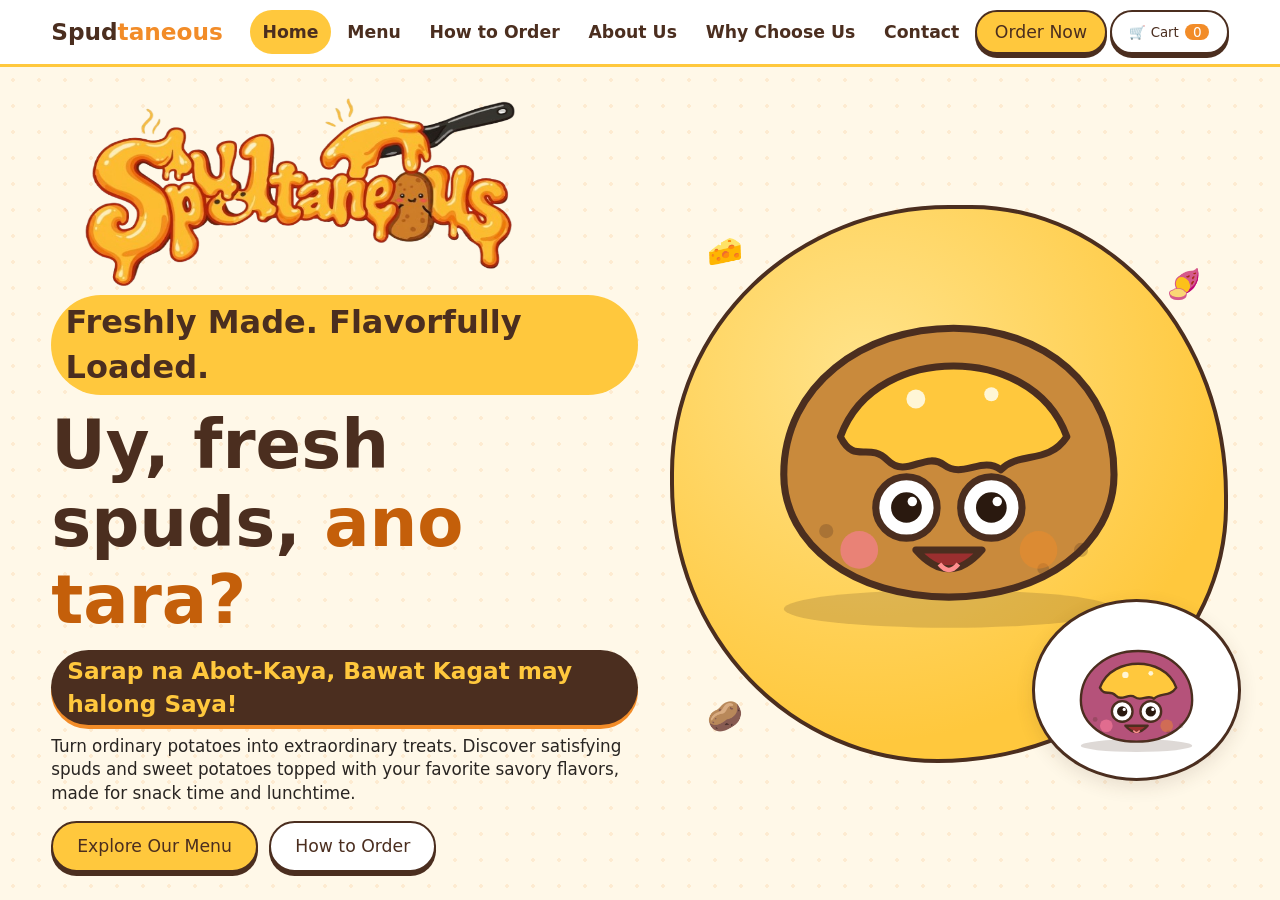
<file: index.html>
<!DOCTYPE html>
<html lang="en">
<head>
<meta charset="UTF-8">

<meta name="viewport" content="width=device-width, initial-scale=1">
<title>Spudtaneous</title>
<meta name="description" content="Spudtaneous serves freshly prepared baked potatoes and kamote with savory toppings in Lipa City, Batangas.">
<meta property="og:title" content="Spudtaneous">
<meta property="og:type" content="website">
<link rel="stylesheet" href="shared.css">
<link rel="stylesheet" href="index.css">
</head>
<body data-page="home">
<!-- Header, footer and cart are added by shared.js -->
<main>
<section class="hero" id="home">
 <div class="wrap">
  <div>
  <img src="logo.png" alt="" width="500" height="200">
   <span class="eyebrow">Freshly Made. Flavorfully Loaded. </span>
   <h1>Uy, fresh spuds, <span class="hl">ano tara?</span></h1>
   <p class="tagline"> Sarap na Abot-Kaya, Bawat Kagat may halong Saya!</p>
   <p class="lead">Turn ordinary potatoes into extraordinary treats. Discover satisfying spuds and sweet potatoes topped with your favorite savory flavors, made for snack time and lunchtime.</p>
   <div class="ctas"><a class="btn" href="menu.html">Explore Our Menu</a><a class="btn alt" href="order.html">How to Order</a></div>
  </div>
  <div class="heroart" role="img" aria-label="Illustration of a baked potato topped with melted cheese">
   <span class="pop" style="top:4%;left:6%">🧀</span><span class="pop" style="top:10%;right:4%;animation-delay:.8s">🍠</span><span class="pop" style="bottom:4%;left:6%;animation-delay:1.4s">🥔</span>
   <div id="heroSvg"></div><div id="heroKamote" class="mini" aria-hidden="true"></div>
  </div>
 </div>
</section>
</main>
<script src="shared.js"></script>
<script src="index.js"></script>
</body>
</html>
</file>
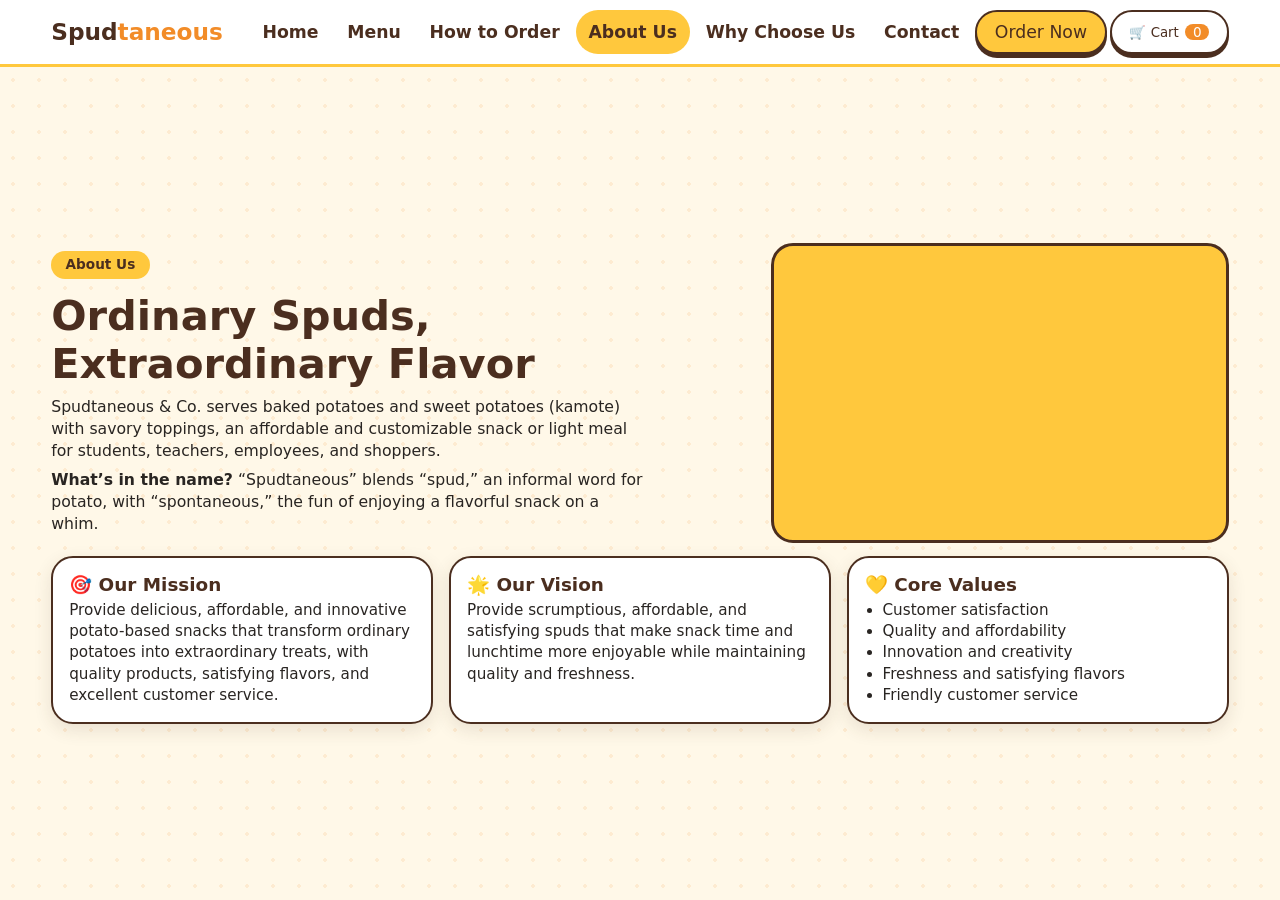
<file: about.html>
<!DOCTYPE html>
<html lang="en">
<head>
<meta charset="UTF-8">
<meta name="viewport" content="width=device-width, initial-scale=1">
<title>About Us | Spudtaneous</title>
<meta name="description" content="The story, mission, vision and values behind Spudtaneous &amp; Co.">
<meta property="og:title" content="About Us | Spudtaneous">
<meta property="og:type" content="website">
<link rel="stylesheet" href="shared.css">
<link rel="stylesheet" href="about.css">
</head>
<body data-page="about">
<!-- Header, footer and cart are added by shared.js -->
<main>
<section id="about">
 <div class="wrap">
  <div class="two">
   <div>
    <span class="eyebrow">About Us</span><h2>Ordinary Spuds, Extraordinary Flavor</h2>
    <p class="lead">Spudtaneous &amp; Co. serves baked potatoes and sweet potatoes (kamote) with savory toppings, an affordable and customizable snack or light meal for students, teachers, employees, and shoppers.</p>
    <p class="lead"><strong>What’s in the name?</strong> “Spudtaneous” blends “spud,” an informal word for potato, with “spontaneous,” the fun of enjoying a flavorful snack on a whim.</p>
   </div>
   <div class="about-art" role="img" aria-label="Illustration of a baked potato and a kamote"><div id="aboutSvg"></div></div>
  </div>
  <div class="pager" id="mvv">
   <div class="box"><h3>🎯 Our Mission</h3><p>Provide delicious, affordable, and innovative potato-based snacks that transform ordinary potatoes into extraordinary treats, with quality products, satisfying flavors, and excellent customer service.</p></div>
   <div class="box"><h3>🌟 Our Vision</h3><p>Provide scrumptious, affordable, and satisfying spuds that make snack time and lunchtime more enjoyable while maintaining quality and freshness.</p></div>
   <div class="box"><h3>💛 Core Values</h3><ul><li>Customer satisfaction</li><li>Quality and affordability</li><li>Innovation and creativity</li><li>Freshness and satisfying flavors</li><li>Friendly customer service</li></ul></div>
  </div>
 </div>
</section>
</main>
<script src="shared.js"></script>
<script src="about.js"></script>
</body>
</html>
</file>
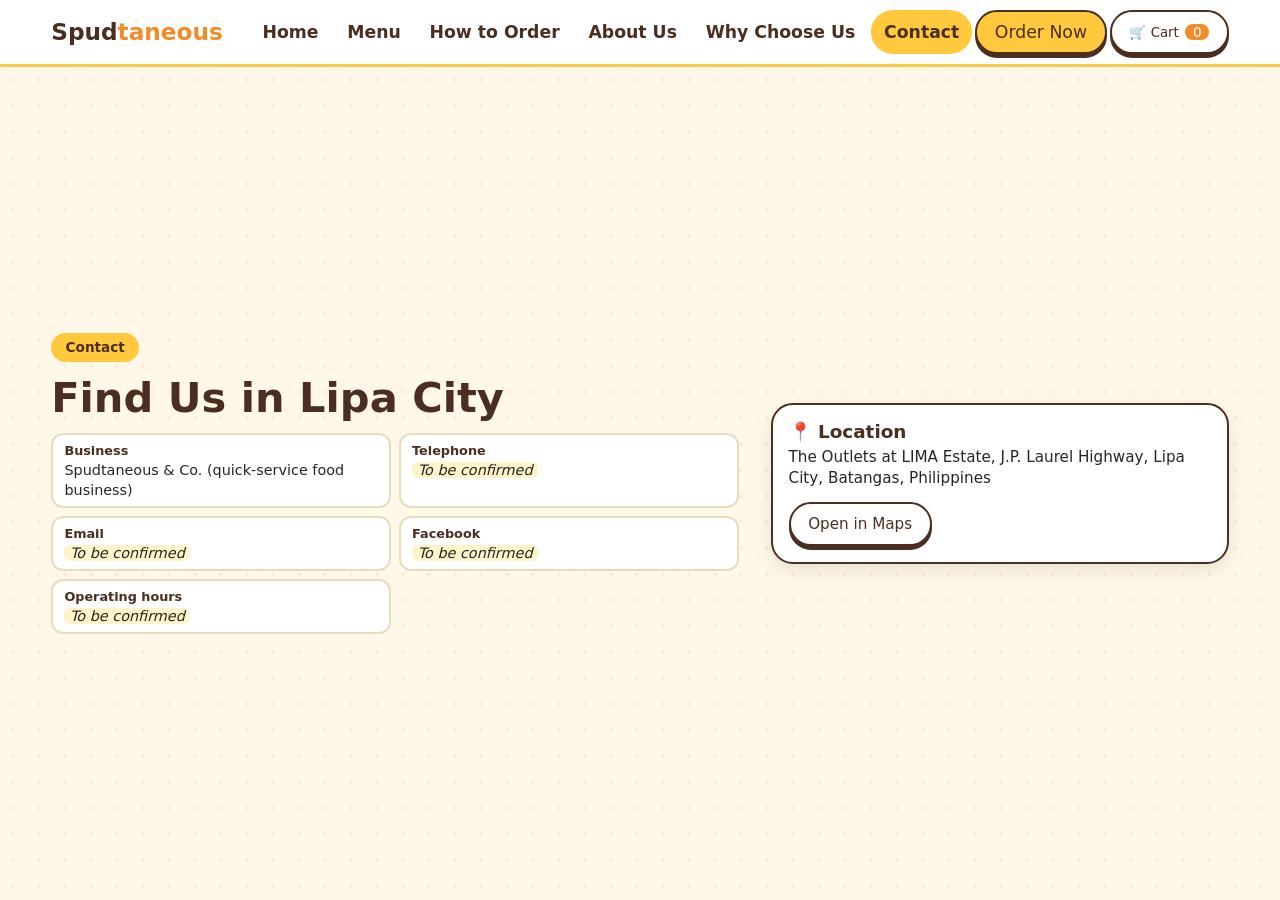
<file: contact.html>
<!DOCTYPE html>
<html lang="en">
<head>
<meta charset="UTF-8">
<meta name="viewport" content="width=device-width, initial-scale=1">
<title>Contact | Spudtaneous</title>
<meta name="description" content="Find Spudtaneous &amp; Co. at The Outlets at LIMA Estate, Lipa City, Batangas.">
<meta property="og:title" content="Contact | Spudtaneous">
<meta property="og:type" content="website">
<link rel="stylesheet" href="shared.css">
<link rel="stylesheet" href="contact.css">
</head>
<body data-page="contact">
<!-- Header, footer and cart are added by shared.js -->
<main>
<section id="contact">
 <div class="wrap two">
  <div>
   <span class="eyebrow">Contact</span><h2>Find Us in Lipa City</h2>
   <dl class="contact" id="contactList"></dl>
  </div>
  <div class="box"><h3>📍 Location</h3><p>The Outlets at LIMA Estate, J.P. Laurel Highway, Lipa City, Batangas, Philippines</p><p style="margin-top:.8rem"><a class="btn alt sm" id="mapLink" target="_blank" rel="noopener" href="#">Open in Maps</a></p></div>
 </div>
</section>
</main>
<script src="shared.js"></script>
<script src="contact.js"></script>
</body>
</html>
</file>
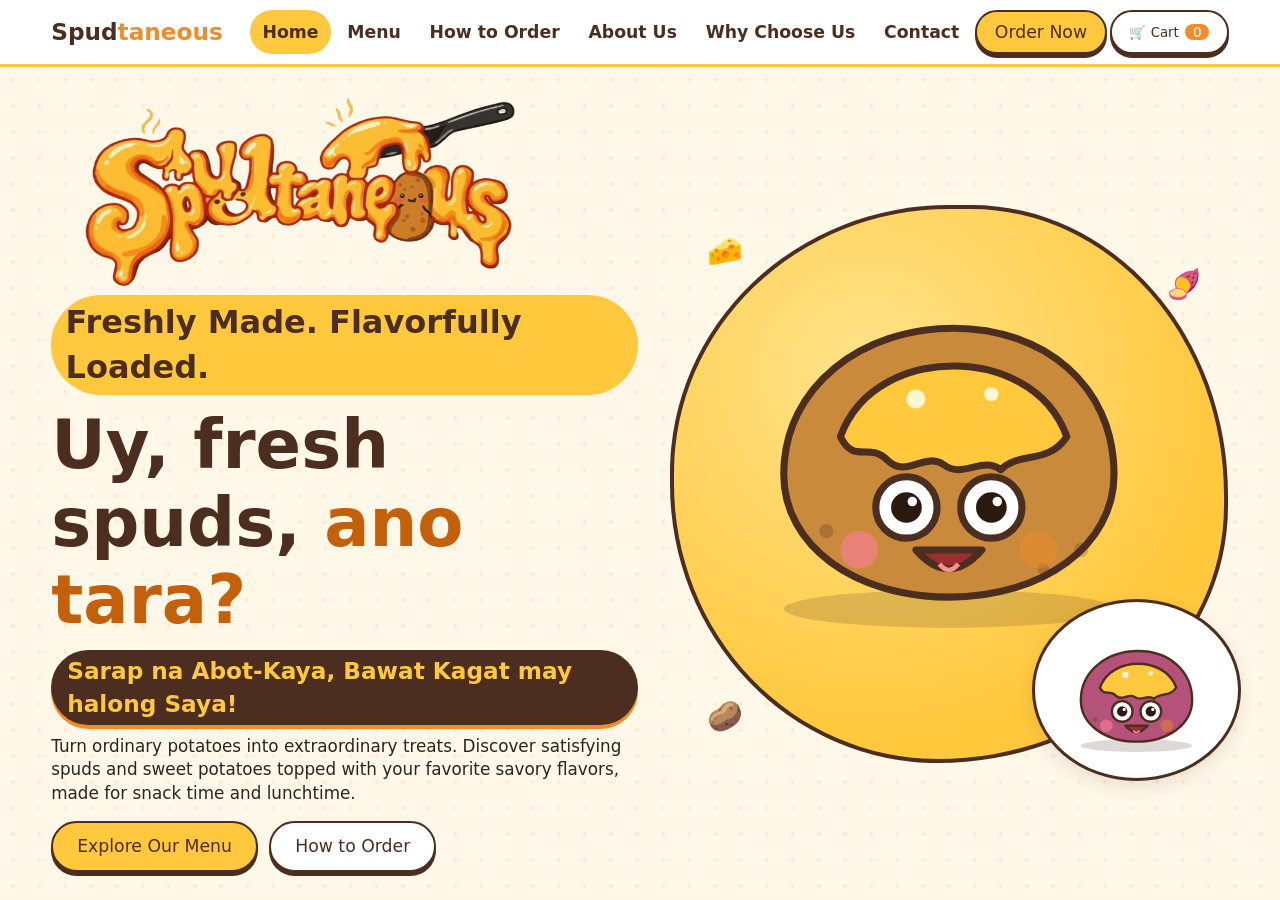
<file: home.html>
<!DOCTYPE html>
<html lang="en">
<head>
  <meta charset="UTF-8">
  <meta name="viewport" content="width=device-width, initial-scale=1">
  <meta http-equiv="refresh" content="0; url=index.html">
  <title>Home | Spudtaneous</title>
  <link rel="canonical" href="index.html">
</head>
<body>
  <p>Taking you to the <a href="index.html">Spudtaneous home page</a>…</p>
</body>
</html>
</file>
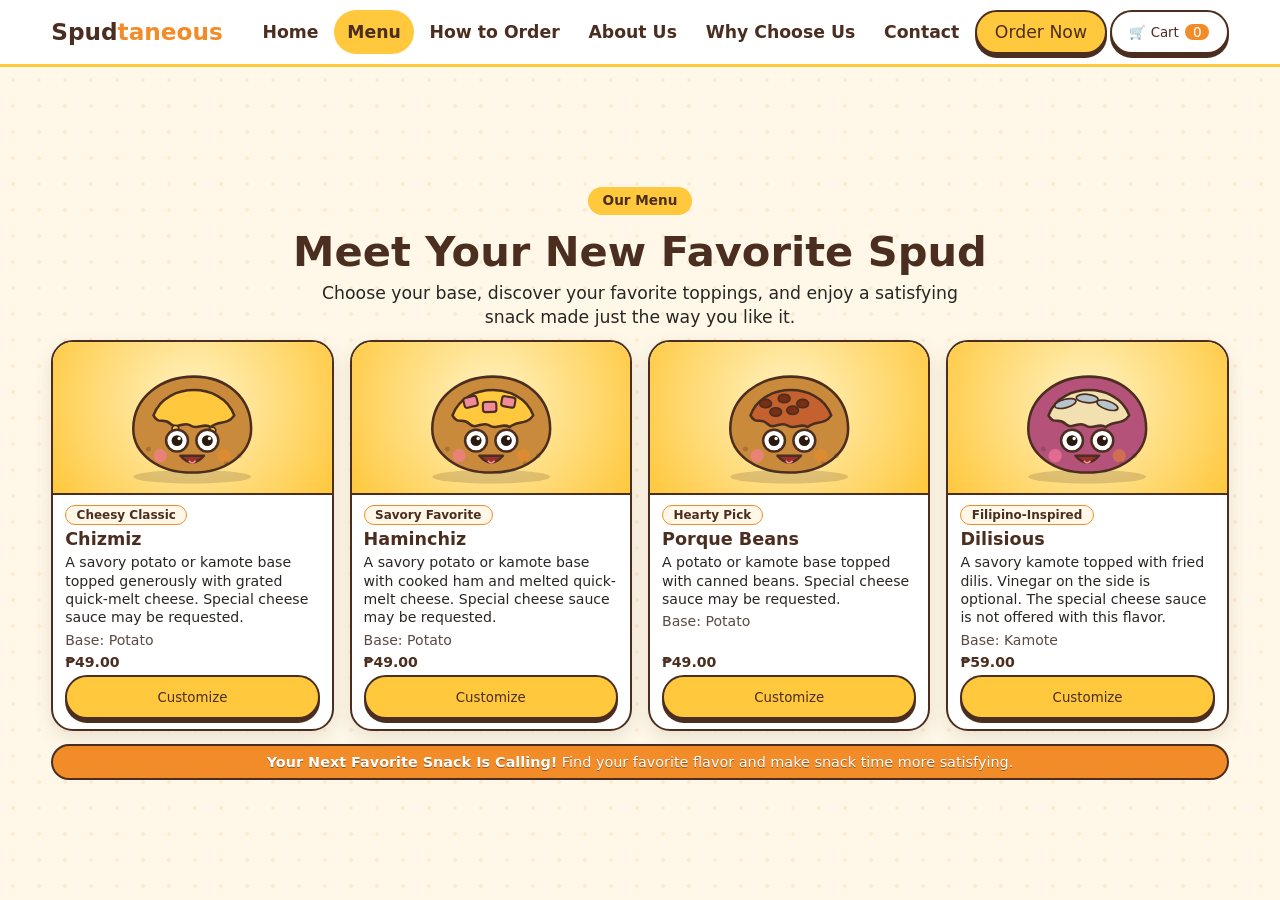
<file: menu.html>
<!DOCTYPE html>
<html lang="en">
<head>
<meta charset="UTF-8">
<meta name="viewport" content="width=device-width, initial-scale=1">
<title>Menu | Spudtaneous</title>
<meta name="description" content="Choose your base and flavor: Overload Cheese, Ham and Cheese, Beans, or Dilis.">
<meta property="og:title" content="Menu | Spudtaneous">
<meta property="og:type" content="website">
<link rel="stylesheet" href="shared.css">
<link rel="stylesheet" href="menu.css">
</head>
<body data-page="menu">
<!-- Header, footer and cart are added by shared.js -->
<main>
<section id="menu">
 <div class="wrap">
  <div class="center"><span class="eyebrow">Our Menu</span><h2>Meet Your New Favorite Spud</h2>
  <p class="lead">Choose your base, discover your favorite toppings, and enjoy a satisfying snack made just the way you like it.</p></div>
  <div class="pager" id="products"></div>
 </div>
<aside class="promo-strip"><strong>Your Next Favorite Snack Is Calling!</strong> Find your favorite flavor and make snack time more satisfying.</aside>
</section>
</main>
<script src="shared.js"></script>
<script src="menu.js"></script>
</body>
</html>
</file>
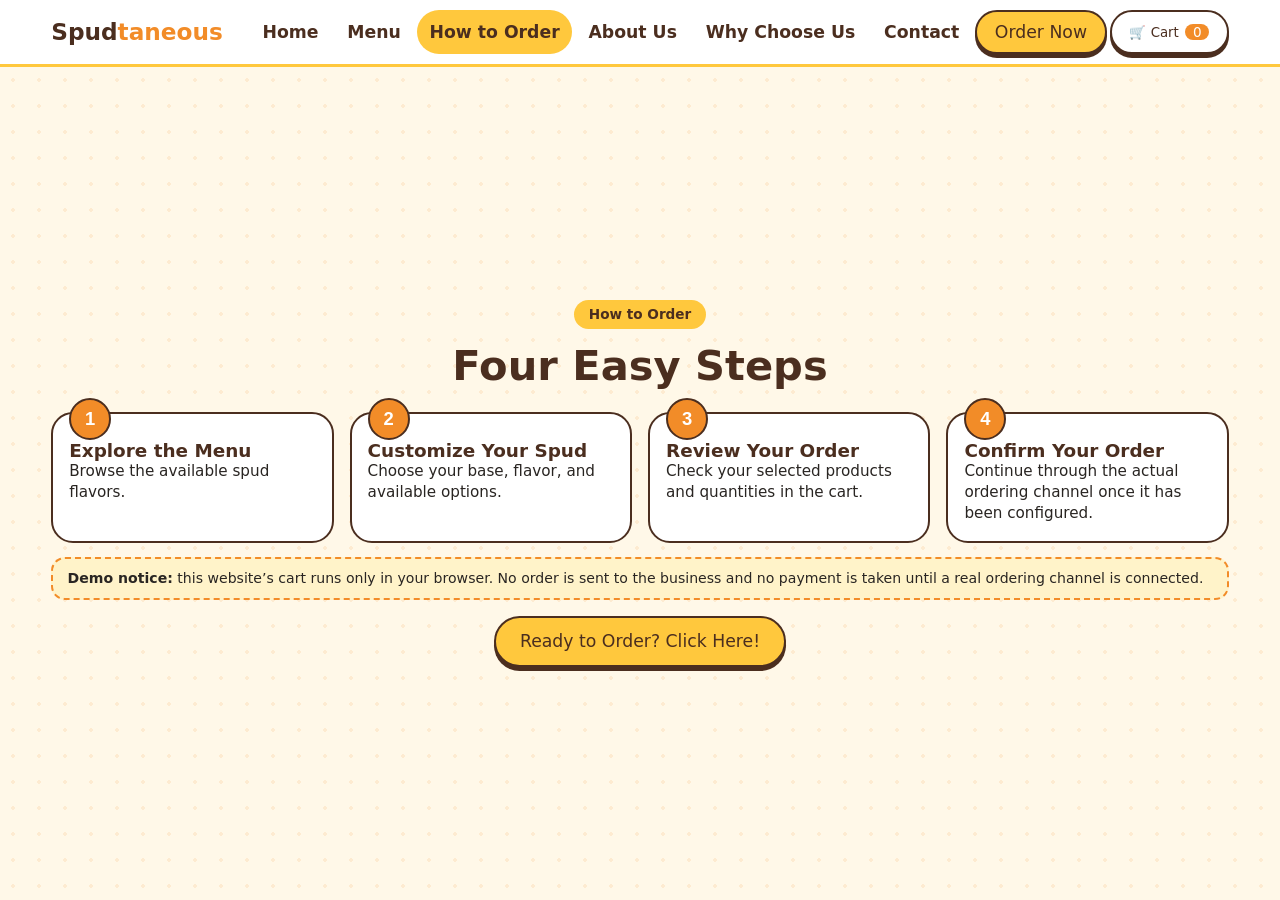
<file: order.html>
<!DOCTYPE html>
<html lang="en">
<head>
<meta charset="UTF-8">
<meta name="viewport" content="width=device-width, initial-scale=1">
<title>How to Order | Spudtaneous</title>
<meta name="description" content="Four simple steps to order your spud.">
<meta property="og:title" content="How to Order | Spudtaneous">
<meta property="og:type" content="website">
<link rel="stylesheet" href="shared.css">
<link rel="stylesheet" href="order.css">
</head>
<body data-page="order">
<!-- Header, footer and cart are added by shared.js -->
<main>
<section id="order">
 <div class="wrap">
  <div class="center"><span class="eyebrow">How to Order</span><h2>Four Easy Steps</h2></div>
  <ol class="steps pager" id="steps">
   <li><h3>Explore the Menu</h3><p>Browse the available spud flavors.</p></li>
   <li><h3>Customize Your Spud</h3><p>Choose your base, flavor, and available options.</p></li>
   <li><h3>Review Your Order</h3><p>Check your selected products and quantities in the cart.</p></li>
   <li><h3>Confirm Your Order</h3><p>Continue through the actual ordering channel once it has been configured.</p></li>
  </ol>
  <p class="note"><strong>Demo notice:</strong> this website’s cart runs only in your browser. No order is sent to the business and no payment is taken until a real ordering channel is connected.</p>
 </div>
 <p style="text-align:center;margin-top:1rem"><a class="btn" href="menu.html">Ready to Order? Click Here!</a></p>
</section>
</main>
<script src="shared.js"></script>
<script src="order.js"></script>
</body>
</html>
</file>
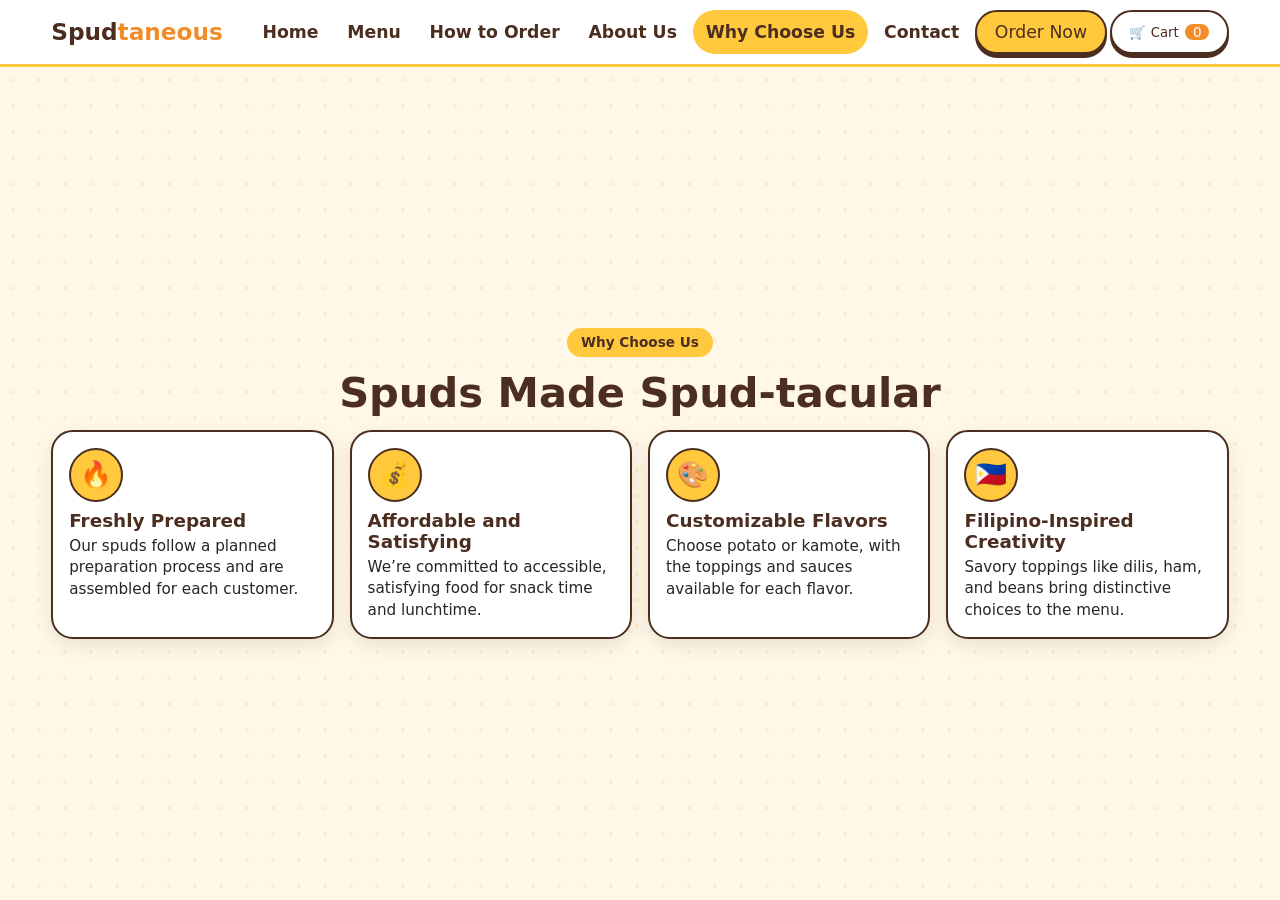
<file: why.html>
<!DOCTYPE html>
<html lang="en">
<head>
<meta charset="UTF-8">
<meta name="viewport" content="width=device-width, initial-scale=1">
<title>Why Choose Us | Spudtaneous</title>
<meta name="description" content="Freshly prepared, affordable, customizable and Filipino-inspired spuds.">
<meta property="og:title" content="Why Choose Us | Spudtaneous">
<meta property="og:type" content="website">
<link rel="stylesheet" href="shared.css">
<link rel="stylesheet" href="why.css">
</head>
<body data-page="why">
<!-- Header, footer and cart are added by shared.js -->
<main>
<section id="why">
 <div class="wrap">
  <div class="center"><span class="eyebrow">Why Choose Us</span><h2>Spuds Made Spud-tacular</h2></div>
  <div class="pager" id="feat">
   <div class="box"><div class="ico" aria-hidden="true">🔥</div><h3>Freshly Prepared</h3><p>Our spuds follow a planned preparation process and are assembled for each customer.</p></div>
   <div class="box"><div class="ico" aria-hidden="true">💰</div><h3>Affordable and Satisfying</h3><p>We’re committed to accessible, satisfying food for snack time and lunchtime.</p></div>
   <div class="box"><div class="ico" aria-hidden="true">🎨</div><h3>Customizable Flavors</h3><p>Choose potato or kamote, with the toppings and sauces available for each flavor.</p></div>
   <div class="box"><div class="ico" aria-hidden="true">🇵🇭</div><h3>Filipino-Inspired Creativity</h3><p>Savory toppings like dilis, ham, and beans bring distinctive choices to the menu.</p></div>
  </div>
 </div>
</section>
</main>
<script src="shared.js"></script>
<script src="why.js"></script>
</body>
</html>
</file>
<file: shared.css>
/* Shared styles: used by every tab */
/* ===== Brand tokens ===== */
:root{--gold:#FFC83D;--orange:#F28C28;--brown:#4B2E1F;--cream:#FFF8E8;--white:#fff;--text:#292522;--r:22px;--shadow:0 6px 18px rgba(75,46,31,.12)}
*{box-sizing:border-box;margin:0;padding:0}
html{scroll-behavior:smooth;scroll-padding-top:76px}
body{font-family:"Segoe UI",system-ui,-apple-system,Roboto,Arial,sans-serif;background:var(--cream);color:var(--text);line-height:1.6;overflow-x:hidden;font-size:1.05rem}
h1,h2,h3,.logo{font-family:"Baloo 2","Trebuchet MS","Arial Rounded MT Bold",system-ui,sans-serif;color:var(--brown);line-height:1.15}
h1{font-size:clamp(2.4rem,7vw,4.4rem)}h2{font-size:clamp(1.8rem,4.5vw,2.8rem)}h3{font-size:1.3rem}
img,svg{max-width:100%;display:block}
a{color:inherit}
:focus-visible{outline:3px solid var(--orange);outline-offset:3px}
.wrap{width:min(1180px,92%);margin-inline:auto}
section{padding:clamp(3rem,8vw,5.5rem) 0}
.eyebrow{display:inline-block;background:var(--gold);color:var(--brown);font-weight:700;font-size:.85rem;padding:.3rem .9rem;border-radius:99px;margin-bottom:.8rem}
.lead{max-width:60ch;margin-top:.8rem}
.center{text-align:center}.center .lead{margin-inline:auto}
.btn{display:inline-flex;align-items:center;justify-content:center;gap:.4rem;min-height:48px;padding:.7rem 1.5rem;border-radius:99px;border:2px solid var(--brown);background:var(--gold);color:var(--brown);font:700 1rem inherit; font-family:inherit;text-decoration:none;box-shadow:0 4px 0 var(--brown);transition:transform .15s,box-shadow .15s;cursor:pointer}
.btn:hover{transform:translateY(-2px);box-shadow:0 6px 0 var(--brown)}
.btn:active{transform:translateY(3px);box-shadow:0 1px 0 var(--brown)}
.btn.alt{background:var(--white)}.btn.dark{background:var(--brown);color:var(--cream);box-shadow:0 4px 0 #2a190f}
.btn.sm{min-height:44px;padding:.5rem 1.1rem}
/* ===== Header ===== */
header{position:sticky;top:0;z-index:50;background:var(--white);border-bottom:3px solid var(--gold)}
.bar{display:flex;align-items:center;justify-content:space-between;gap:.8rem;min-height:68px}
.logo{font-size:1.45rem;font-weight:800;text-decoration:none;display:flex;align-items:center;gap:.4rem}
.logo span{color:var(--orange)}
nav{display:block}
nav ul{list-style:none;display:flex;gap:.2rem;align-items:center}
nav a.link{display:block;padding:.6rem .8rem;border-radius:99px;font-weight:600;text-decoration:none;color:var(--brown)}
nav a.link:hover{background:var(--cream)}
.burger{display:none;min-width:48px;min-height:48px;border:2px solid var(--brown);border-radius:14px;background:var(--cream);cursor:pointer;font-size:1.4rem;color:var(--brown)}
.cartbtn{position:relative}
.badge{background:var(--orange);color:#fff;border-radius:99px;min-width:1.5rem;padding:0 .4rem;font-size:.85rem;text-align:center}
nav a.link[aria-current=page]{background:var(--gold);color:var(--brown)}
@media(max-width:940px){
 .bar{position:relative}
 .burger{display:block}
 nav{position:absolute;left:0;right:0;top:100%;background:var(--white);border-bottom:3px solid var(--gold);max-height:0;overflow:hidden;transition:max-height .3s;z-index:60}
 nav.open{max-height:80vh;overflow:auto}
 nav ul{flex-direction:column;align-items:stretch;padding:.6rem 4%;width:100%}
 nav ul li{width:100%}
 nav a.link{width:100%;text-align:center}
 nav .btn{width:100%}
}
/* ===== One-screen layout defaults ===== */
[hidden]{display:none!important}
html,body{height:100%;overflow:hidden}
body{display:flex;flex-direction:column;height:100dvh;font-size:clamp(.95rem,.5vw + .8rem,1.08rem);line-height:1.4}
h1{font-size:clamp(1.9rem,min(7vw,7.5dvh),4.2rem)}h2{font-size:clamp(1.5rem,min(5vw,5.5dvh),2.6rem)}h3{font-size:1.15rem}
header{flex:none;z-index:50}
.bar{min-height:58px}
main{flex:1;min-height:0;display:flex;align-items:center;overflow:hidden;background:radial-gradient(rgba(242,140,40,.12) 2px,transparent 2px) 0 0/26px 26px,var(--cream)}
main>section{width:100%;max-height:100%;overflow:hidden;padding:.6rem 0}
.minifoot{flex:none;background:var(--brown);color:var(--cream);text-align:center;font-size:.78rem;padding:.4rem .6rem}
@keyframes float{50%{transform:translateY(-8px)}}
.box{background:var(--white);border:2px solid var(--brown);border-radius:var(--r);padding:1rem;box-shadow:var(--shadow);transition:transform .2s}
.box:hover{transform:translateY(-3px)}.box h3{margin-bottom:.3rem}.box p{font-size:.95rem}
.price{font-weight:700;color:var(--brown)}.opts{font-size:.9rem;color:#5a4a40}
/* Pager: shows a few items at a time with arrows */
.pager{display:grid;grid-template-columns:repeat(var(--n,1),1fr);gap:1rem;margin-top:.8rem;list-style:none}
.pg-ctl{display:flex;align-items:center;justify-content:center;gap:1rem;margin-top:.7rem}
.pg-ctl button{width:46px;height:46px;border-radius:50%;border:2px solid var(--brown);background:var(--gold);font-size:1.2rem;font-weight:700;color:var(--brown);cursor:pointer}
.pg-ctl button:disabled{opacity:.35;cursor:default}
.pg-ctl span{font-weight:700;color:var(--brown);min-width:3.5rem;text-align:center}
@media(max-height:480px){.eyebrow,.lead{display:none}.bar{min-height:48px}.logo{font-size:1.2rem}}
/* ===== Dialog + cart drawer ===== */
dialog{border:3px solid var(--brown);border-radius:var(--r);padding:0;width:min(520px,94vw);max-height:92vh;background:var(--white);color:var(--text);margin:auto}
dialog::backdrop{background:rgba(41,37,34,.6)}
dialog[open]{animation:pop .25s}
@keyframes pop{from{opacity:0;transform:scale(.94)}}
.dlg{padding:1.3rem;display:grid;gap:1rem;max-height:90vh;overflow:auto}
fieldset{border:2px solid #e8dcc0;border-radius:14px;padding:.7rem 1rem}
legend{font-weight:700;padding:0 .4rem;color:var(--brown)}
label.opt{display:flex;align-items:center;gap:.6rem;min-height:44px;cursor:pointer}
input[type=radio],input[type=checkbox]{width:22px;height:22px;accent-color:var(--orange)}
input[type=text],
input[type=tel],
input[type=email] {
  width: 100%;
  min-height: 44px;
  font: inherit;
  padding: .6rem;
  border: 2px solid var(--brown);
  border-radius: 12px;
  background: #fff;
}
select,textarea{width:100%;font:inherit;padding:.6rem;border:2px solid var(--brown);border-radius:12px;background:#fff}
.err{color:#a01818;font-weight:700;min-height:1.4em}
.qty{display:flex;align-items:center;gap:.6rem}
.qty button{width:44px;height:44px;border-radius:50%;border:2px solid var(--brown);background:var(--gold);font-size:1.3rem;font-weight:700;cursor:pointer;color:var(--brown)}
.qty output{min-width:2rem;text-align:center;font-weight:700}
.row{display:flex;gap:.6rem;flex-wrap:wrap;justify-content:flex-end}
#cartDlg{position:fixed!important;inset:0 auto 0 0!important;margin:0!important;width:min(440px,100vw);height:100dvh;max-height:100dvh;border-radius:0 var(--r) var(--r) 0}
#cartDlg .dlg{max-height:100dvh;height:100dvh;align-content:start}
.line{border-bottom:1px solid #eadfc4;padding:.8rem 0;display:grid;gap:.3rem}
.line small{color:#5a4a40}
.toast{position:fixed;left:50%;bottom:20px;transform:translateX(-50%) translateY(120px);background:var(--brown);color:var(--cream);padding:.7rem 1.3rem;border-radius:99px;z-index:100;transition:transform .3s;max-width:92vw}
.toast.show{transform:translateX(-50%)}
.fab{position:fixed;left:16px;bottom:16px;z-index:40;display:none}
@media(max-width:940px){.fab{display:inline-flex}.hdrcart{display:none}}
@media(prefers-reduced-motion:reduce){*,*::before,*::after{animation:none!important;transition:none!important;scroll-behavior:auto!important}}
/* ===== Allow a little scrolling on content pages ===== */
html{height:auto;overflow-x:hidden;overflow-y:auto}
body{height:auto;min-height:100dvh;overflow:visible}
main{flex:1 0 auto;overflow:visible}
main>section{max-height:none;overflow:visible;padding:1.2rem 0}
.logo img{height:46px;width:auto}
.logo .wordmark{color:var(--brown)}
.logo .wordmark span{color:var(--orange)}
.logo{gap:.5rem}
.bar{min-height:64px}
.minifoot{display:none}
footer,.minifoot{display:none!important}
</file>
<file: index.css>
/* Home tab */
.hero .wrap{display:grid;gap:.8rem;align-items:center;justify-items:start}
@media(min-width:860px),(max-height:480px){.hero .wrap{grid-template-columns:1.05fr 1fr;gap:2rem}}
.brandline{font-family:"Baloo 2","Trebuchet MS",sans-serif;font-weight:800;font-size:1.1rem;color:var(--orange);letter-spacing:.04em;text-transform:uppercase}
.tagline{display:inline-block;margin-top:.7rem;background:var(--brown);color:var(--gold);font-weight:800;font-size:clamp(1rem,3.2vw,1.45rem);padding:.3rem 1rem;border-radius:99px;transform:rotate(-2deg);box-shadow:0 4px 0 var(--orange)}
.hero p.lead{font-size:1.05rem;margin-top:.6rem}
@media(max-height:720px){.hero .lead{display:block;font-size:.95rem}.hero .lead{display:none}}
.ctas{display:flex;flex-wrap:wrap;gap:.7rem;margin-top:1rem}
.heroart{background:radial-gradient(circle at 35% 30%,#ffe38a,var(--gold) 70%);border:4px solid var(--brown);border-radius:50% 46% 52% 48%/48% 52% 46% 50%;padding:7%;aspect-ratio:1;width:min(100%,34dvh);margin-inline:auto;position:relative;animation:float 5s ease-in-out infinite}
@media(min-width:860px){.heroart{width:min(100%,62dvh)}}
@media(max-height:480px){.heroart{width:min(100%,60dvh)}}
.pop{position:absolute;font-size:1.8rem;animation:float 4s ease-in-out infinite}
.mini{position:absolute;right:-3%;bottom:-4%;width:38%;background:#fff;border:3px solid var(--brown);border-radius:50%;padding:4%;box-shadow:var(--shadow);animation:float 4.5s ease-in-out infinite .6s}
.tagline{transform:none}
.hl{color:#C45F0A}
.eyebrow {
  display: inline-block;
  font-size: 2rem; /* Adjust size as needed (e.g., 24px, 1.5rem, 2em) */
}
</file>
<file: about.css>
/* About Us tab */
.two{display:grid;gap:1rem;align-items:center}
@media(min-width:860px),(max-height:480px){.two{grid-template-columns:1.2fr .8fr;gap:2rem}}
.about-art{background:var(--gold);border:3px solid var(--brown);border-radius:var(--r);height:min(34dvh,300px);display:grid;place-items:center}
.about-art svg{height:85%;width:auto}

.two .lead{margin-top:.5rem;font-size:.98rem}
.box ul{padding-left:1.1rem;font-size:.95rem}
@media(max-height:700px){.two .lead:first-of-type{display:none}}
</file>
<file: contact.css>
/* Contact tab */
.two{display:grid;gap:1rem;align-items:center}
@media(min-width:860px),(max-height:480px){.two{grid-template-columns:1.2fr .8fr;gap:2rem}}
dl.contact{display:grid;grid-template-columns:repeat(2,1fr);gap:.5rem;margin-top:.7rem}
dl.contact .cell{background:var(--white);border:2px solid #e8dcc0;border-radius:12px;padding:.4rem .7rem;font-size:.9rem;min-width:0;overflow-wrap:anywhere}
dl.contact dt{font-weight:700;color:var(--brown);font-size:.8rem}
.ph{background:#fff3c9;padding:0 .35rem;border-radius:6px;font-style:italic}
@media(max-height:620px){.box p{font-size:.85rem}}
</file>
<file: menu.css>
/* Menu tab: all four flavors visible at once as boxes */
#menu .center .lead{margin-top:.3rem}
@media(max-height:760px){#menu .lead{display:none}}

/* Grid: 2x2 on phones/tablets, 4 across on desktop */
#products{grid-template-columns:repeat(2,1fr)!important;gap:.7rem;margin-top:.7rem}
@media(min-width:1000px){#products{grid-template-columns:repeat(4,1fr)!important;gap:1rem}}
/* Keep every card visible and hide the page arrows (works even with the old menu.js pager) */
#products>.card[hidden]{display:flex!important}
#products+.pg-ctl{display:none!important}

/* Cards */
.card{background:var(--white);border:2px solid var(--brown);border-radius:var(--r);overflow:hidden;box-shadow:var(--shadow);display:flex;flex-direction:column;transition:transform .2s;min-width:0}
.card:hover{transform:translateY(-4px) rotate(-.5deg)}
.card .pic{height:clamp(70px,17dvh,200px);background:radial-gradient(circle at 50% 40%,#fff3c4,var(--gold));border-bottom:2px solid var(--brown);display:grid;place-items:center;overflow:hidden}
.card .pic img{width:100%;height:100%;object-fit:cover}
.card .pic svg{height:92%;width:100%;transition:transform .3s}
.card:hover .pic svg{transform:scale(1.07) rotate(3deg)}
.card .body{padding:.6rem .75rem;display:flex;flex-direction:column;gap:.25rem;flex:1}
.card h3{font-size:1.1rem}
.card .body p{font-size:.88rem;line-height:1.3}
.card .price{margin-top:auto;font-size:.9rem}
.card .btn{width:100%}
.tag{align-self:flex-start;background:var(--cream);border:1.5px solid var(--orange);color:var(--brown);font-size:.75rem;font-weight:700;padding:.05rem .65rem;border-radius:99px}

/* Keep descriptions short on small screens so everything fits without scrolling */
@media(max-width:699px){
  .card .body h3+p{display:-webkit-box;-webkit-line-clamp:3;-webkit-box-orient:vertical;overflow:hidden;font-size:.8rem}
  .card .opts{display:none}
  .card h3{font-size:1rem}
}
@media(max-height:700px){.card .body h3+p{display:-webkit-box;-webkit-line-clamp:2;-webkit-box-orient:vertical;overflow:hidden}.tag{display:none}}

/* Promo strip */
.promo-strip{margin:.8rem auto 0;width:min(1180px,92%);background:var(--orange);color:#fff;border:2px solid var(--brown);border-radius:99px;padding:.4rem 1rem;text-align:center;font-size:.9rem;text-shadow:0 1px 0 rgba(75,46,31,.6)}
@media(max-height:720px),(max-width:700px){.promo-strip{display:none}}

/* Landscape phones: four small boxes in one row */
@media(max-height:480px){
  #menu .center{display:none}
  #products{grid-template-columns:repeat(4,1fr)!important;margin-top:0}
  .card .body h3+p,.card .opts,.tag{display:none}
  .card .pic{height:clamp(60px,26dvh,120px)}
}
</file>
<file: order.css>
/* How to Order tab */
.steps{counter-reset:s;padding-top:.6rem}
.steps li{counter-increment:s;background:var(--white);border:2px solid var(--brown);border-radius:var(--r);padding:1.6rem 1rem 1rem;position:relative}
.steps li::before{content:counter(s);position:absolute;top:-16px;left:1rem;width:38px;height:38px;border-radius:50%;background:var(--orange);color:#fff;font:800 1.15rem "Trebuchet MS",sans-serif;display:grid;place-items:center;border:2px solid var(--brown)}
.steps p{font-size:.95rem}
.note{background:#fff3c9;border:2px dashed var(--orange);border-radius:14px;padding:.6rem .9rem;margin-top:.9rem;font-size:.88rem}
</file>
<file: why.css>
/* Why Choose Us tab */
.ico{width:54px;height:54px;border-radius:50%;background:var(--gold);border:2px solid var(--brown);display:grid;place-items:center;font-size:1.6rem;margin-bottom:.5rem}
</file>
